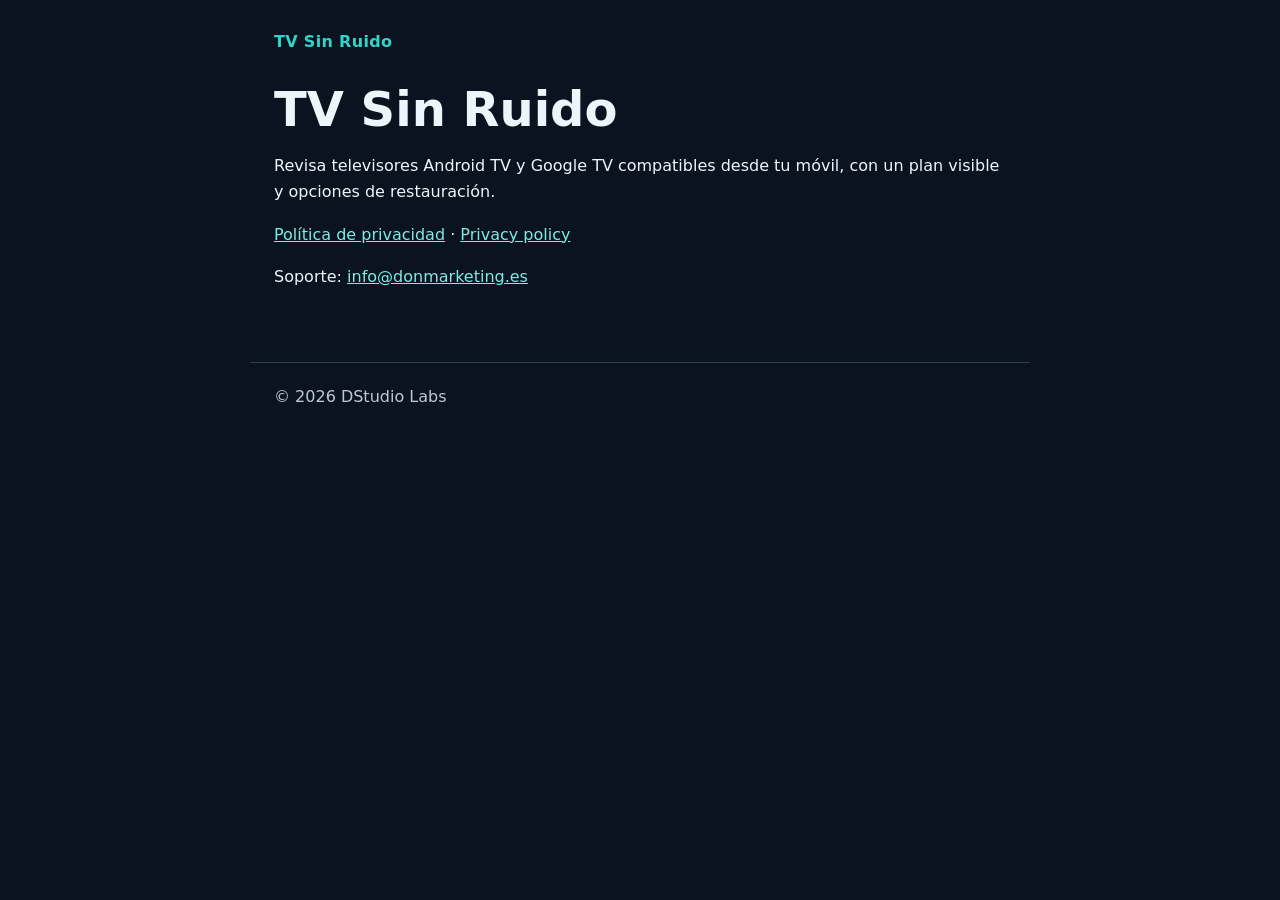
<file: index.html>
<!doctype html>
<html lang="es">
<head>
  <meta charset="utf-8">
  <meta name="viewport" content="width=device-width, initial-scale=1">
  <meta name="description" content="TV Sin Ruido: privacidad y contacto.">
  <title>TV Sin Ruido</title>
  <link rel="stylesheet" href="styles.css">
</head>
<body>
  <header><a class="brand" href="index.html">TV Sin Ruido</a></header>
  <main>
    <h1>TV Sin Ruido</h1>
    <p>Revisa televisores Android TV y Google TV compatibles desde tu móvil, con un plan visible y opciones de restauración.</p>
    <p><a href="privacidad.html">Política de privacidad</a> · <a href="privacy.html" lang="en">Privacy policy</a></p>
    <p>Soporte: <a href="mailto:info@donmarketing.es">info@donmarketing.es</a></p>
  </main>
  <footer>© 2026 DStudio Labs</footer>
</body>
</html>
</file>
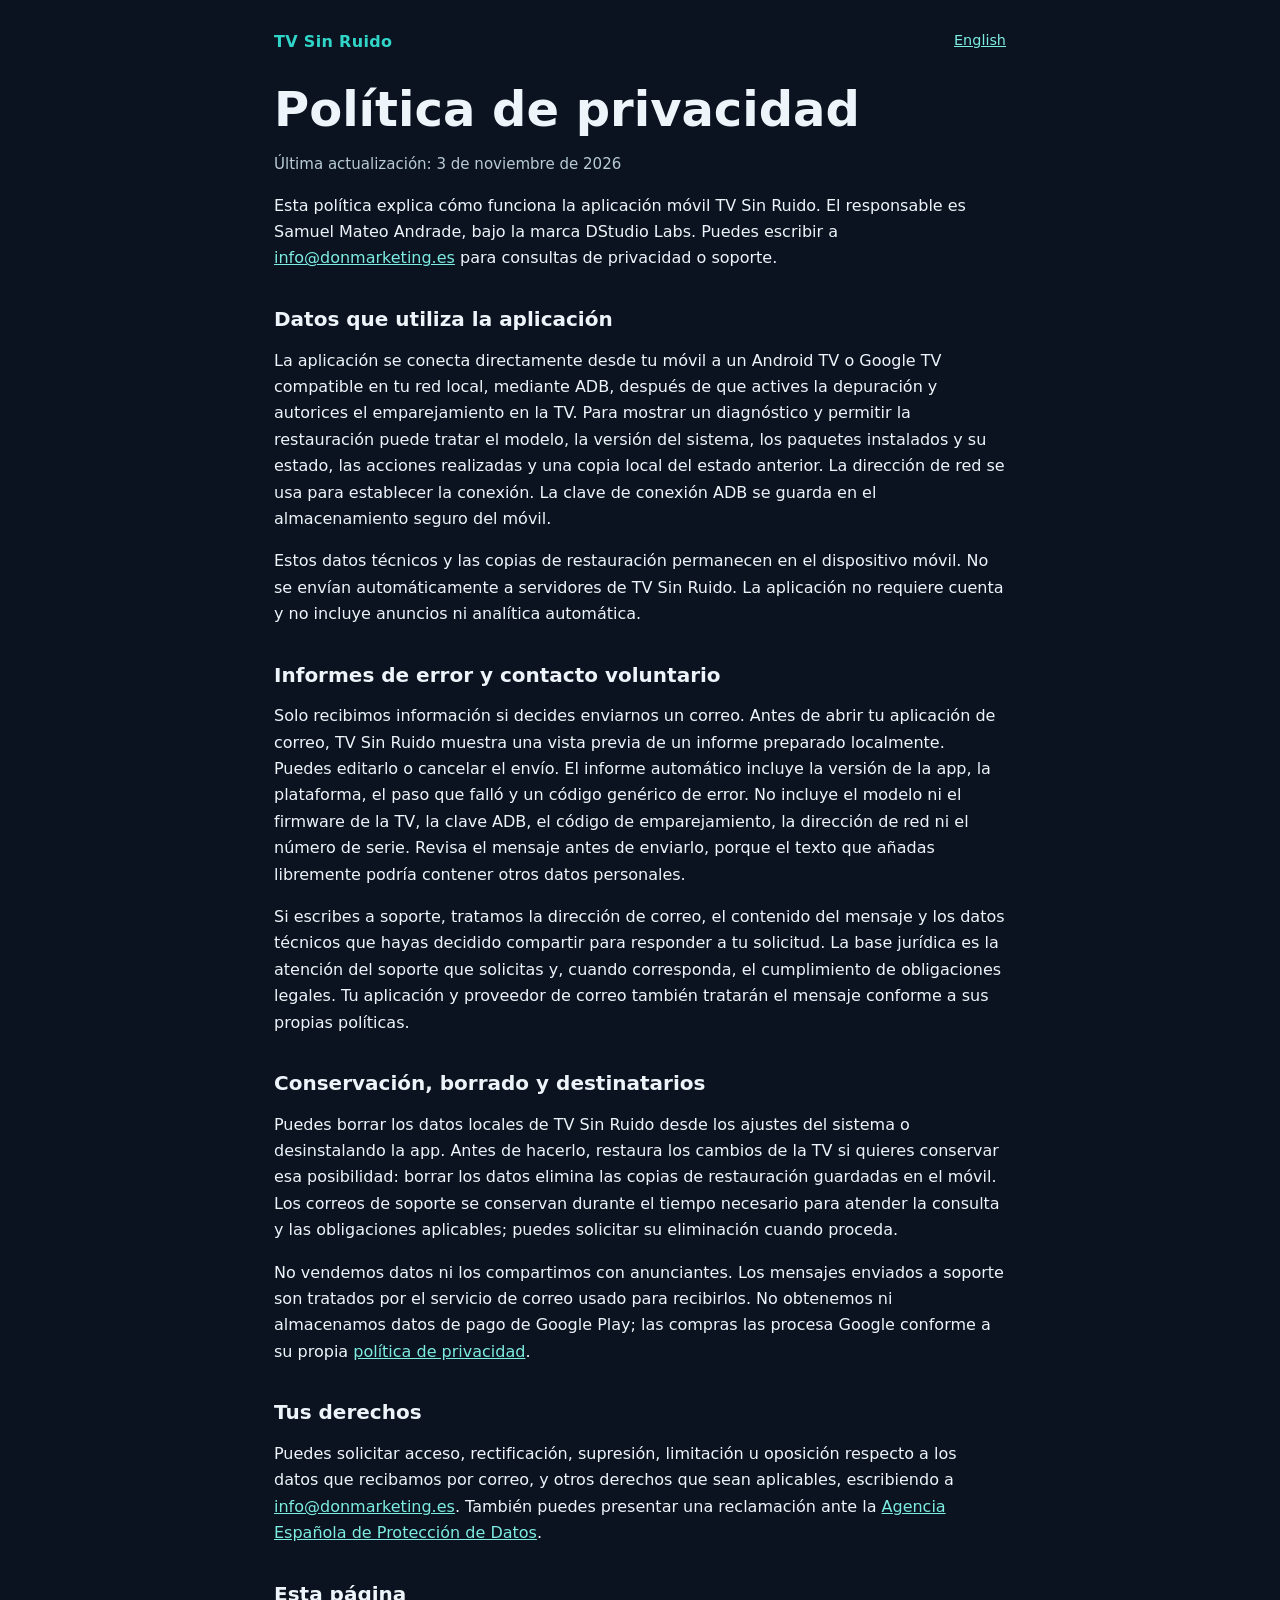
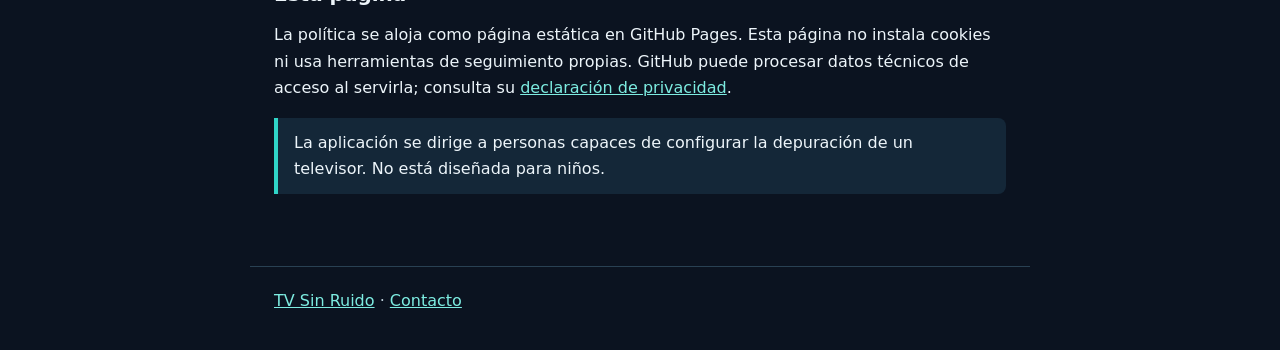
<file: privacidad.html>
<!doctype html>
<html lang="es">
<head>
  <meta charset="utf-8">
  <meta name="viewport" content="width=device-width, initial-scale=1">
  <meta name="description" content="Política de privacidad de la aplicación TV Sin Ruido.">
  <title>Política de privacidad · TV Sin Ruido</title>
  <link rel="stylesheet" href="styles.css">
</head>
<body>
  <header>
    <a class="brand" href="index.html">TV Sin Ruido</a>
    <a class="language" href="privacy.html" hreflang="en" lang="en">English</a>
  </header>
  <main>
    <h1>Política de privacidad</h1>
    <p class="meta">Última actualización: 3 de noviembre de 2026</p>
    <p>Esta política explica cómo funciona la aplicación móvil TV Sin Ruido. El responsable es Samuel Mateo Andrade, bajo la marca DStudio Labs. Puedes escribir a <a href="mailto:info@donmarketing.es">info@donmarketing.es</a> para consultas de privacidad o soporte.</p>

    <h2>Datos que utiliza la aplicación</h2>
    <p>La aplicación se conecta directamente desde tu móvil a un Android TV o Google TV compatible en tu red local, mediante ADB, después de que actives la depuración y autorices el emparejamiento en la TV. Para mostrar un diagnóstico y permitir la restauración puede tratar el modelo, la versión del sistema, los paquetes instalados y su estado, las acciones realizadas y una copia local del estado anterior. La dirección de red se usa para establecer la conexión. La clave de conexión ADB se guarda en el almacenamiento seguro del móvil.</p>
    <p>Estos datos técnicos y las copias de restauración permanecen en el dispositivo móvil. No se envían automáticamente a servidores de TV Sin Ruido. La aplicación no requiere cuenta y no incluye anuncios ni analítica automática.</p>

    <h2>Informes de error y contacto voluntario</h2>
    <p>Solo recibimos información si decides enviarnos un correo. Antes de abrir tu aplicación de correo, TV Sin Ruido muestra una vista previa de un informe preparado localmente. Puedes editarlo o cancelar el envío. El informe automático incluye la versión de la app, la plataforma, el paso que falló y un código genérico de error. No incluye el modelo ni el firmware de la TV, la clave ADB, el código de emparejamiento, la dirección de red ni el número de serie. Revisa el mensaje antes de enviarlo, porque el texto que añadas libremente podría contener otros datos personales.</p>
    <p>Si escribes a soporte, tratamos la dirección de correo, el contenido del mensaje y los datos técnicos que hayas decidido compartir para responder a tu solicitud. La base jurídica es la atención del soporte que solicitas y, cuando corresponda, el cumplimiento de obligaciones legales. Tu aplicación y proveedor de correo también tratarán el mensaje conforme a sus propias políticas.</p>

    <h2>Conservación, borrado y destinatarios</h2>
    <p>Puedes borrar los datos locales de TV Sin Ruido desde los ajustes del sistema o desinstalando la app. Antes de hacerlo, restaura los cambios de la TV si quieres conservar esa posibilidad: borrar los datos elimina las copias de restauración guardadas en el móvil. Los correos de soporte se conservan durante el tiempo necesario para atender la consulta y las obligaciones aplicables; puedes solicitar su eliminación cuando proceda.</p>
    <p>No vendemos datos ni los compartimos con anunciantes. Los mensajes enviados a soporte son tratados por el servicio de correo usado para recibirlos. No obtenemos ni almacenamos datos de pago de Google Play; las compras las procesa Google conforme a su propia <a href="https://policies.google.com/privacy">política de privacidad</a>.</p>

    <h2>Tus derechos</h2>
    <p>Puedes solicitar acceso, rectificación, supresión, limitación u oposición respecto a los datos que recibamos por correo, y otros derechos que sean aplicables, escribiendo a <a href="mailto:info@donmarketing.es">info@donmarketing.es</a>. También puedes presentar una reclamación ante la <a href="https://www.aepd.es/">Agencia Española de Protección de Datos</a>.</p>

    <h2>Esta página</h2>
    <p>La política se aloja como página estática en GitHub Pages. Esta página no instala cookies ni usa herramientas de seguimiento propias. GitHub puede procesar datos técnicos de acceso al servirla; consulta su <a href="https://docs.github.com/es/site-policy/privacy-policies/github-general-privacy-statement">declaración de privacidad</a>.</p>
    <p class="note">La aplicación se dirige a personas capaces de configurar la depuración de un televisor. No está diseñada para niños.</p>
  </main>
  <footer><a href="index.html">TV Sin Ruido</a> · <a href="mailto:info@donmarketing.es">Contacto</a></footer>
</body>
</html>
</file>
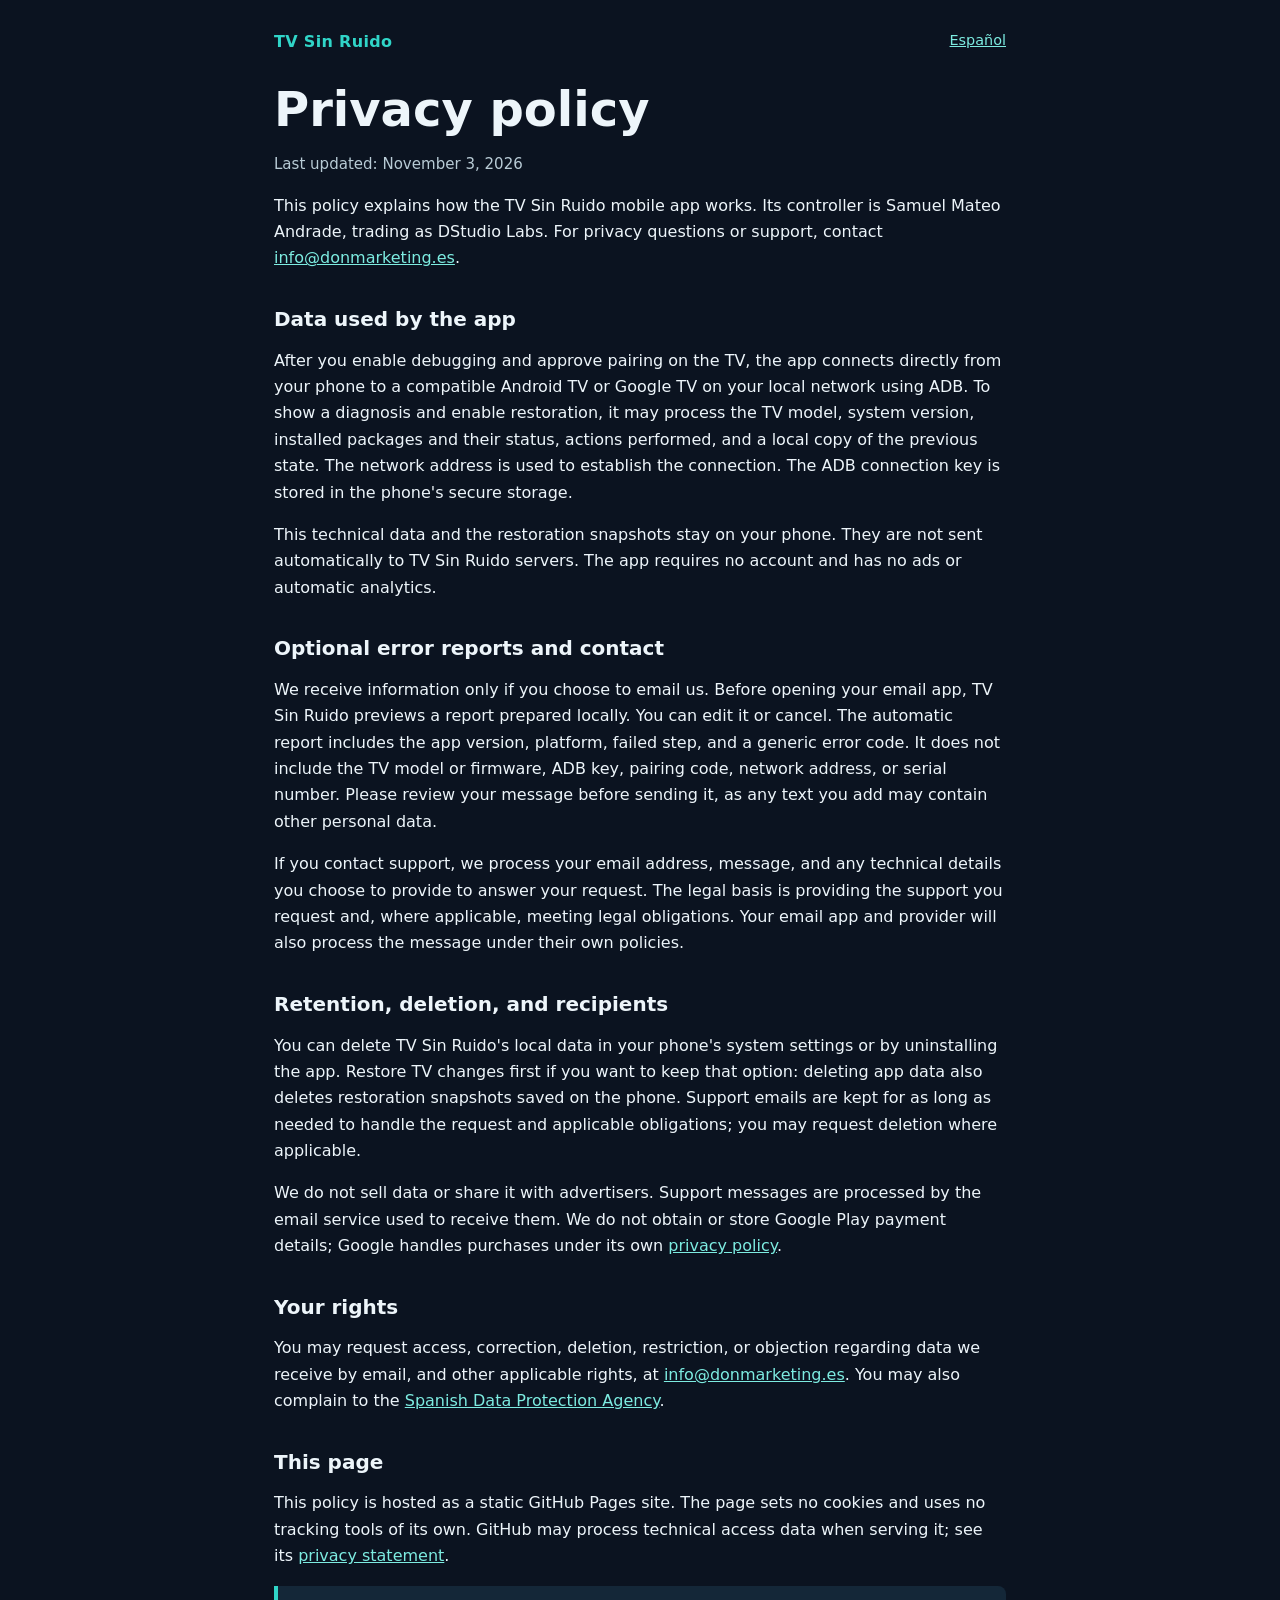
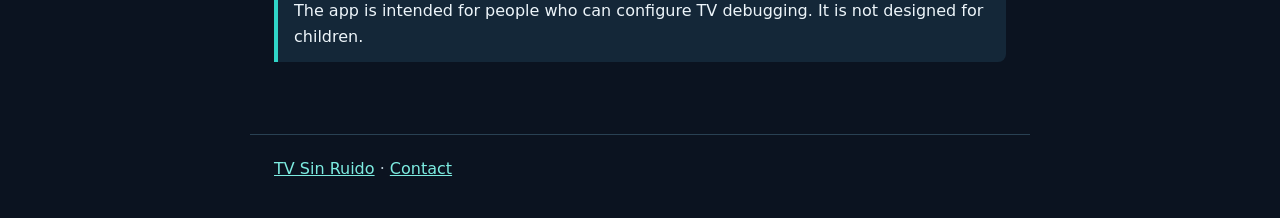
<file: privacy.html>
<!doctype html>
<html lang="en">
<head>
  <meta charset="utf-8">
  <meta name="viewport" content="width=device-width, initial-scale=1">
  <meta name="description" content="Privacy policy for the TV Sin Ruido mobile app.">
  <title>Privacy policy · TV Sin Ruido</title>
  <link rel="stylesheet" href="styles.css">
</head>
<body>
  <header>
    <a class="brand" href="index.html">TV Sin Ruido</a>
    <a class="language" href="privacidad.html" hreflang="es" lang="es">Español</a>
  </header>
  <main>
    <h1>Privacy policy</h1>
    <p class="meta">Last updated: November 3, 2026</p>
    <p>This policy explains how the TV Sin Ruido mobile app works. Its controller is Samuel Mateo Andrade, trading as DStudio Labs. For privacy questions or support, contact <a href="mailto:info@donmarketing.es">info@donmarketing.es</a>.</p>

    <h2>Data used by the app</h2>
    <p>After you enable debugging and approve pairing on the TV, the app connects directly from your phone to a compatible Android TV or Google TV on your local network using ADB. To show a diagnosis and enable restoration, it may process the TV model, system version, installed packages and their status, actions performed, and a local copy of the previous state. The network address is used to establish the connection. The ADB connection key is stored in the phone's secure storage.</p>
    <p>This technical data and the restoration snapshots stay on your phone. They are not sent automatically to TV Sin Ruido servers. The app requires no account and has no ads or automatic analytics.</p>

    <h2>Optional error reports and contact</h2>
    <p>We receive information only if you choose to email us. Before opening your email app, TV Sin Ruido previews a report prepared locally. You can edit it or cancel. The automatic report includes the app version, platform, failed step, and a generic error code. It does not include the TV model or firmware, ADB key, pairing code, network address, or serial number. Please review your message before sending it, as any text you add may contain other personal data.</p>
    <p>If you contact support, we process your email address, message, and any technical details you choose to provide to answer your request. The legal basis is providing the support you request and, where applicable, meeting legal obligations. Your email app and provider will also process the message under their own policies.</p>

    <h2>Retention, deletion, and recipients</h2>
    <p>You can delete TV Sin Ruido's local data in your phone's system settings or by uninstalling the app. Restore TV changes first if you want to keep that option: deleting app data also deletes restoration snapshots saved on the phone. Support emails are kept for as long as needed to handle the request and applicable obligations; you may request deletion where applicable.</p>
    <p>We do not sell data or share it with advertisers. Support messages are processed by the email service used to receive them. We do not obtain or store Google Play payment details; Google handles purchases under its own <a href="https://policies.google.com/privacy">privacy policy</a>.</p>

    <h2>Your rights</h2>
    <p>You may request access, correction, deletion, restriction, or objection regarding data we receive by email, and other applicable rights, at <a href="mailto:info@donmarketing.es">info@donmarketing.es</a>. You may also complain to the <a href="https://www.aepd.es/">Spanish Data Protection Agency</a>.</p>

    <h2>This page</h2>
    <p>This policy is hosted as a static GitHub Pages site. The page sets no cookies and uses no tracking tools of its own. GitHub may process technical access data when serving it; see its <a href="https://docs.github.com/en/site-policy/privacy-policies/github-general-privacy-statement">privacy statement</a>.</p>
    <p class="note">The app is intended for people who can configure TV debugging. It is not designed for children.</p>
  </main>
  <footer><a href="index.html">TV Sin Ruido</a> · <a href="mailto:info@donmarketing.es">Contact</a></footer>
</body>
</html>
</file>
<file: styles.css>
:root {
  color-scheme: dark;
  font-family: system-ui, -apple-system, BlinkMacSystemFont, "Segoe UI", sans-serif;
  background: #0b1320;
  color: #edf5fa;
}

* { box-sizing: border-box; }

body { margin: 0; min-height: 100vh; }

header, main, footer { max-width: 780px; margin: 0 auto; padding: 0 24px; }

header { padding-top: 32px; }

main { padding-top: 32px; padding-bottom: 56px; }

footer { border-top: 1px solid #294153; padding-top: 24px; padding-bottom: 40px; color: #b8cbd5; }

.brand { color: #30d5c8; font-weight: 750; letter-spacing: .02em; text-decoration: none; }

.language { float: right; font-size: .9rem; }

h1 { font-size: clamp(2rem, 5vw, 3rem); line-height: 1.12; margin: 0 0 12px; }

h2 { font-size: 1.25rem; margin-top: 2.2rem; }

p, li { line-height: 1.65; }

.meta { color: #b8cbd5; font-size: .94rem; }

a { color: #7dece1; }

a:focus-visible { outline: 3px solid #6ea8ff; outline-offset: 4px; border-radius: 2px; }

ul { padding-left: 1.3rem; }

.note { background: #142738; border-left: 4px solid #30d5c8; padding: 12px 16px; border-radius: 0 8px 8px 0; }
</file>
